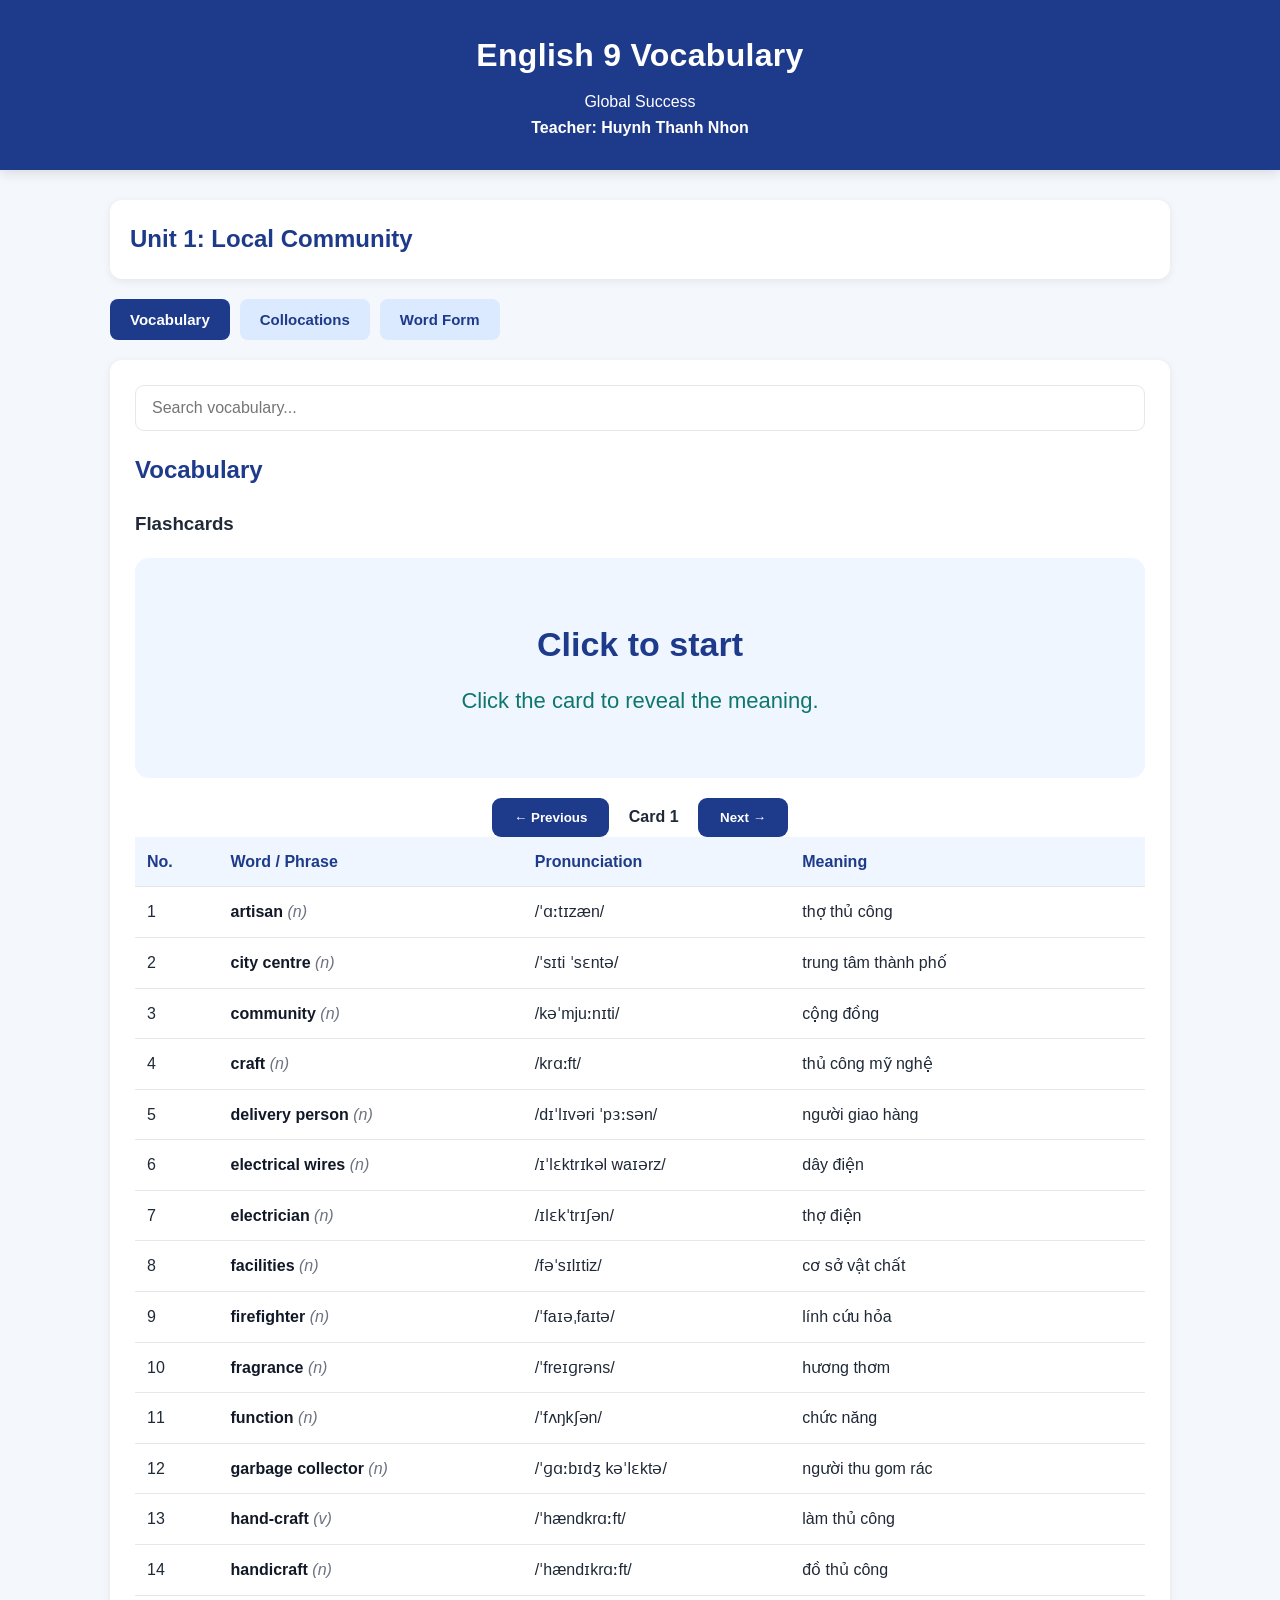
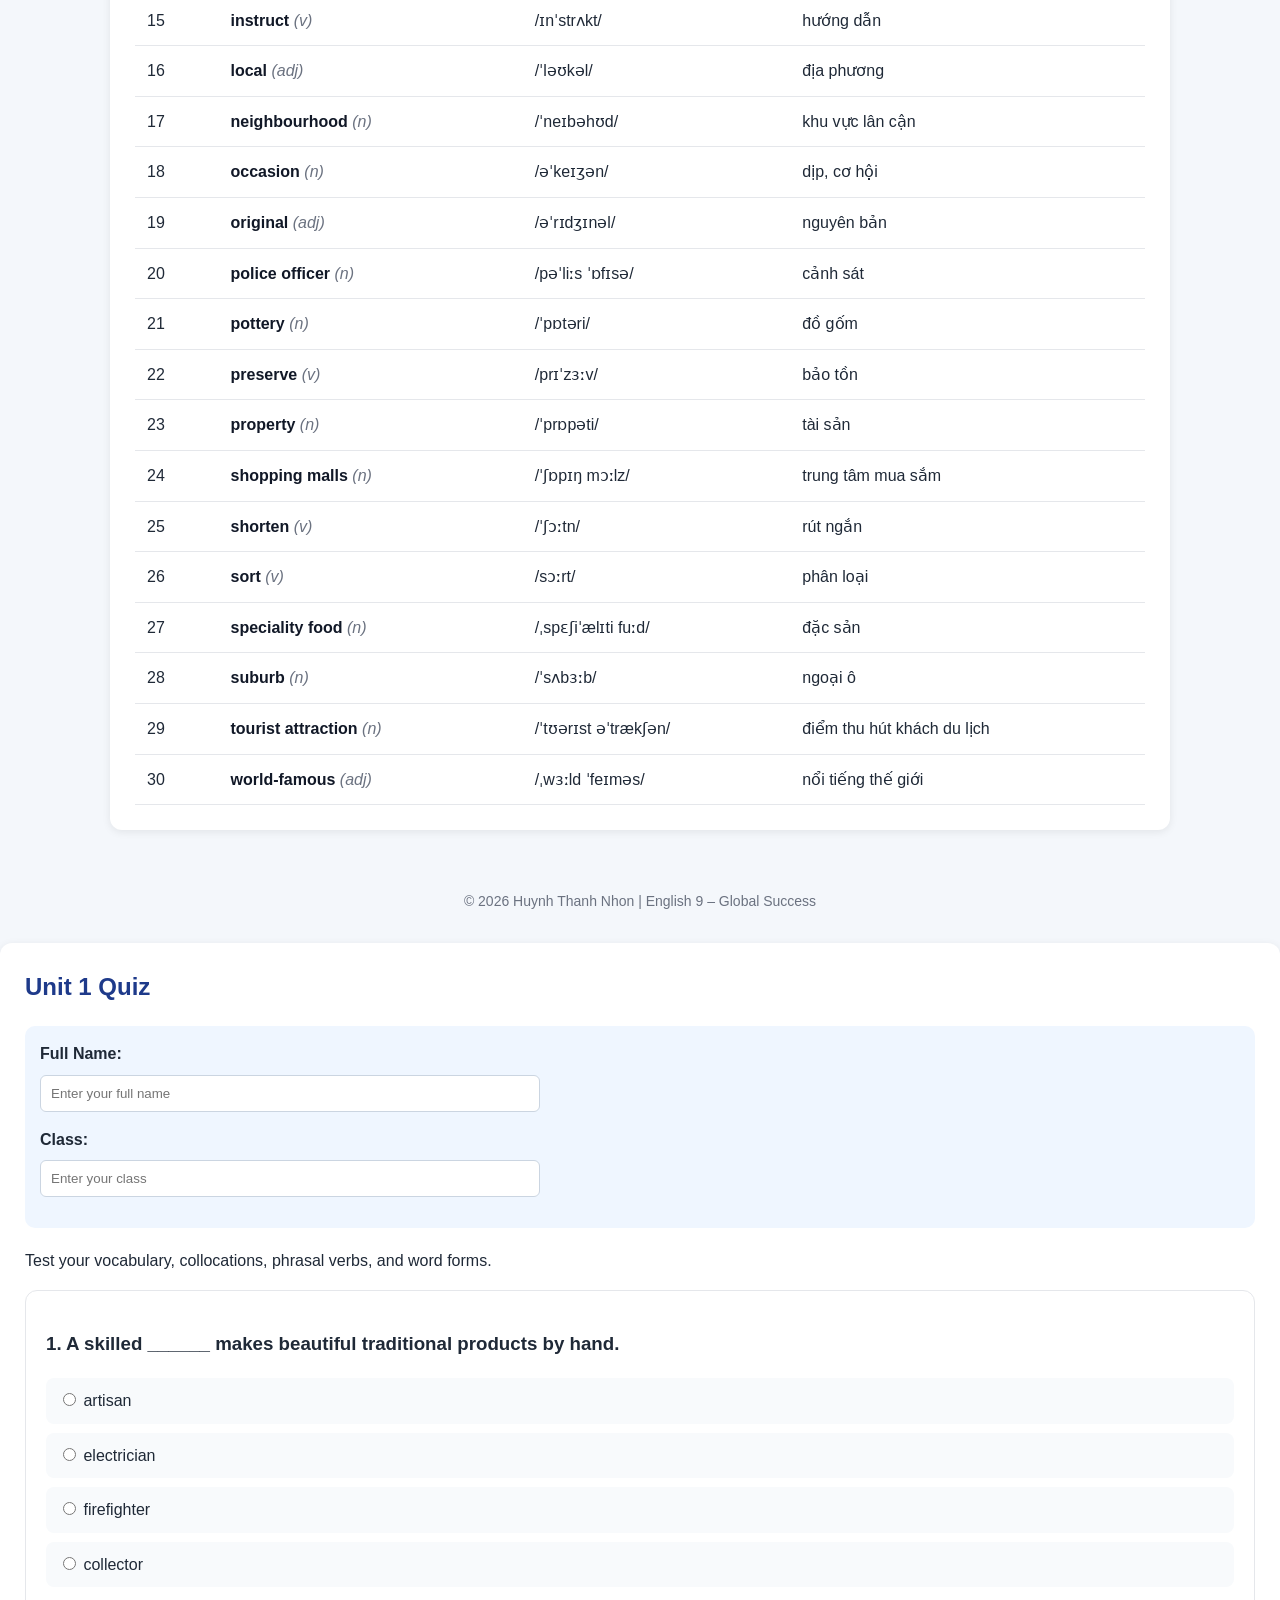
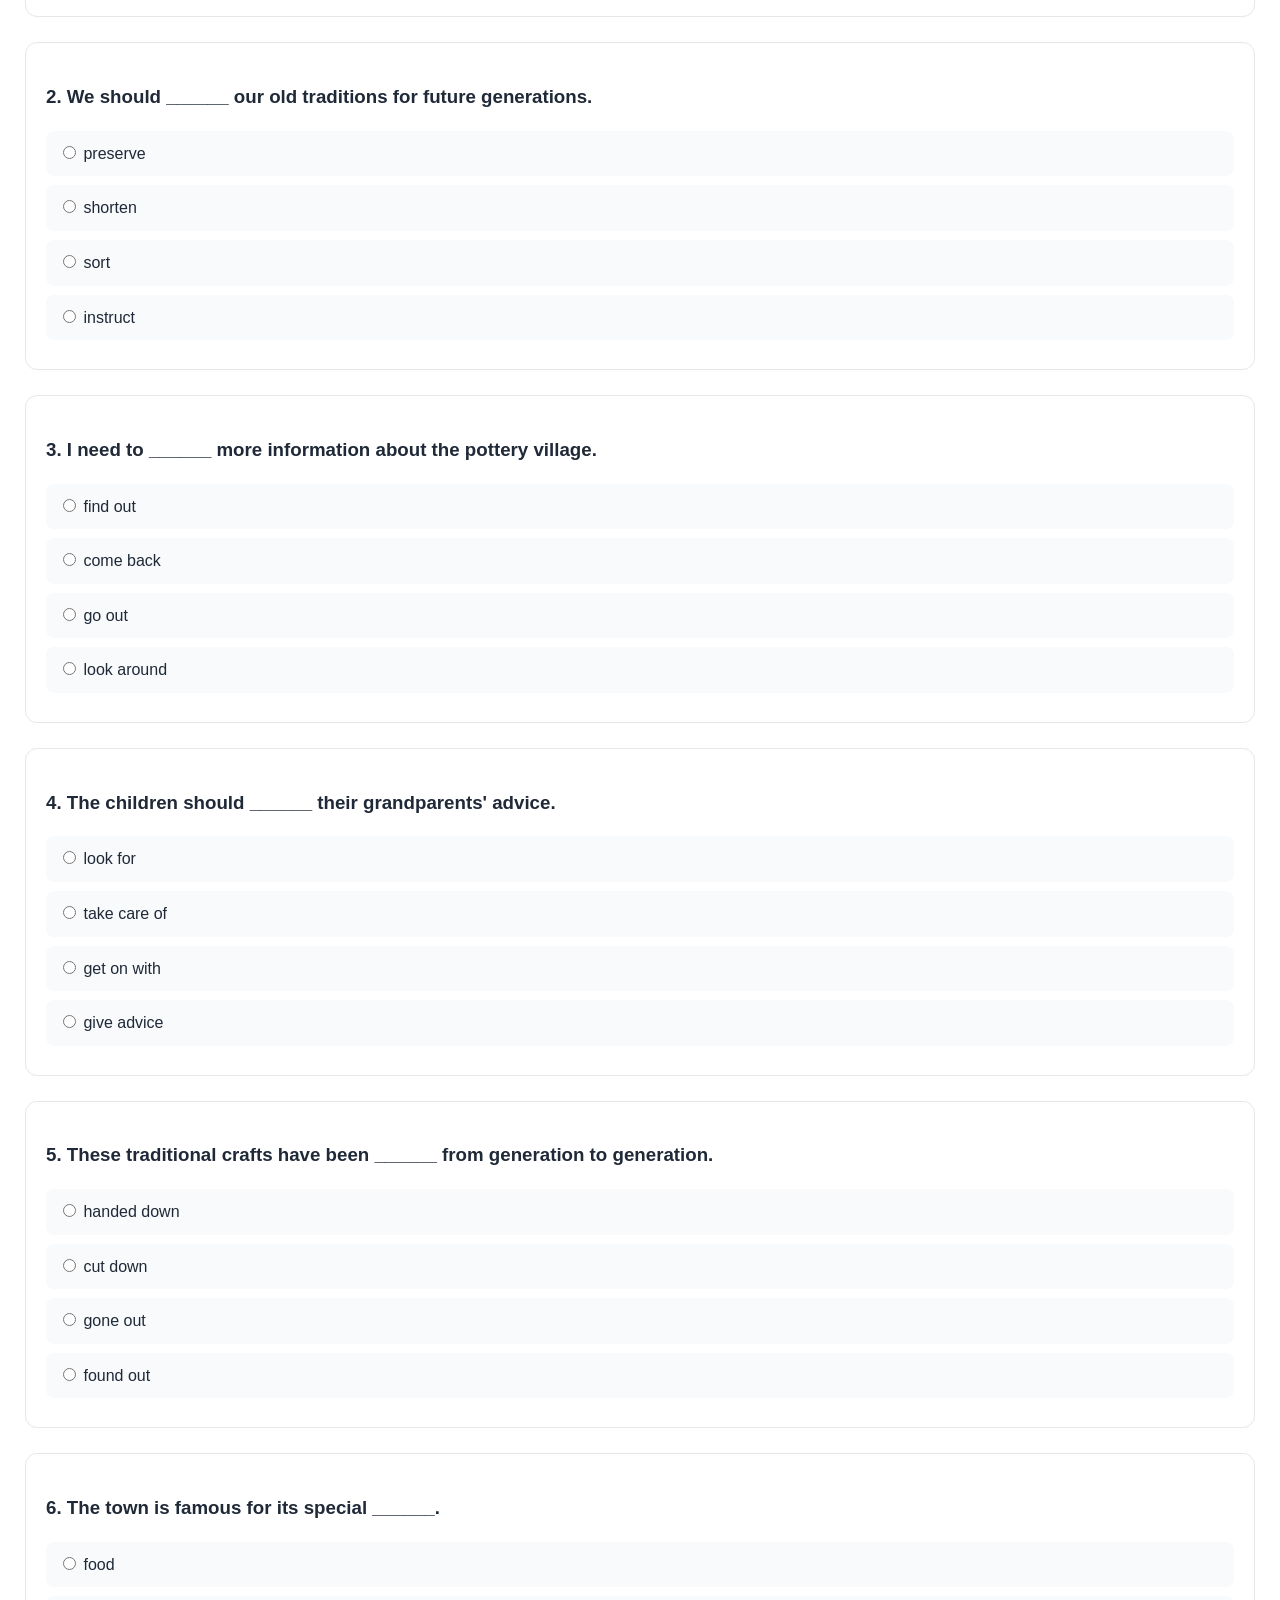
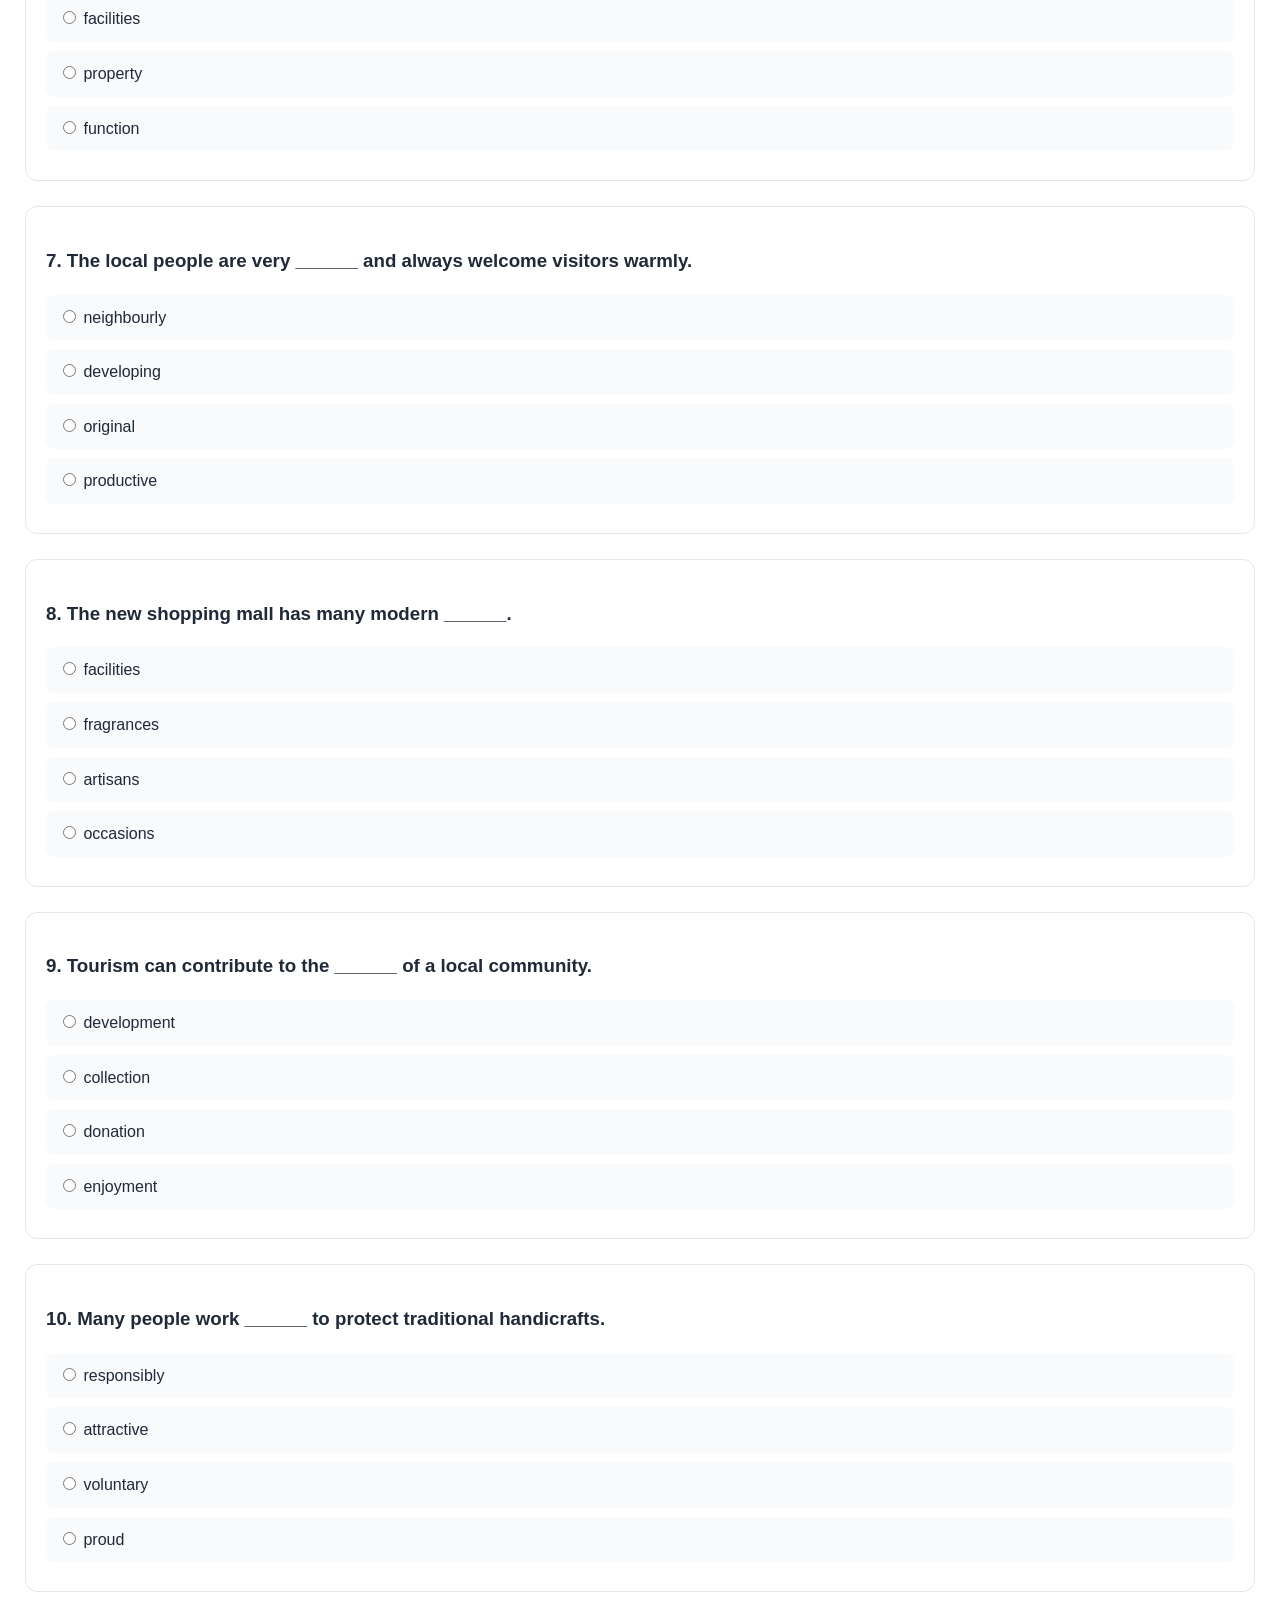
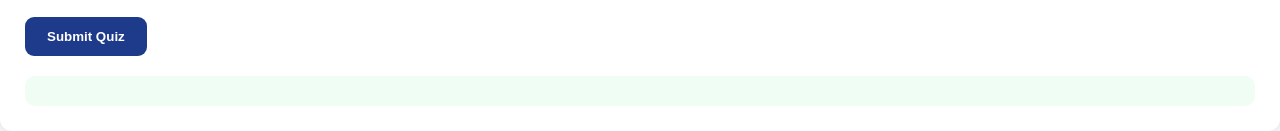
<file: index.html>
﻿<!DOCTYPE html>
<html lang="en">
<head>
<meta charset="UTF-8">
<meta name="viewport" content="width=device-width, initial-scale=1.0">
<title>English 9 Vocabulary</title>
<link rel="stylesheet" href="style.css">
<style>
    * {
        box-sizing: border-box;
    }

    body {
        margin: 0;
        font-family: Arial, sans-serif;
        background: #f4f7fb;
        color: #1f2937;
    }

    header {
        background: #1e3a8a;
        color: white;
        padding: 30px 20px;
        text-align: center;
    }

    header h1 {
        margin: 0 0 8px;
        font-size: 32px;
    }

    header p {
        margin: 0;
        font-size: 16px;
    }

    .container {
        max-width: 1100px;
        margin: 30px auto;
        padding: 0 20px;
    }

    .unit-title {
        background: white;
        padding: 20px;
        border-radius: 12px;
        box-shadow: 0 2px 8px rgba(0,0,0,0.08);
        margin-bottom: 20px;
    }

    .unit-title h2 {
        margin: 0;
        color: #1e3a8a;
    }

    .tabs {
        display: flex;
        gap: 10px;
        flex-wrap: wrap;
        margin-bottom: 20px;
    }

    .tab {
        border: none;
        padding: 12px 20px;
        border-radius: 8px;
        background: #dbeafe;
        color: #1e3a8a;
        font-weight: bold;
        cursor: pointer;
    }

    .tab:hover {
        background: #bfdbfe;
    }

    .tab.active {
        background: #1e3a8a;
        color: white;
    }

    .content {
        background: white;
        padding: 25px;
        border-radius: 12px;
        box-shadow: 0 2px 8px rgba(0,0,0,0.08);
    }

    table {
        width: 100%;
        border-collapse: collapse;
    }

    th, td {
        border-bottom: 1px solid #e5e7eb;
        padding: 12px;
        text-align: left;
        vertical-align: top;
    }

    th {
        background: #eff6ff;
        color: #1e3a8a;
    }

    .word {
        font-weight: bold;
        color: #111827;
    }

    .pos {
        color: #6b7280;
        font-style: italic;
    }

    .section {
        display: none;
    }

    .section.active {
        display: block;
    }

    footer {
        text-align: center;
        padding: 30px;
        color: #6b7280;
        font-size: 14px;
    }

    @media (max-width: 700px) {
        table {
            font-size: 14px;
        }

        th, td {
            padding: 8px;
        }

        header h1 {
            font-size: 25px;
        }
    }
</style>
</head>

<body>

<header>
    <h1>English 9 Vocabulary</h1>
    <p>Global Success</p>
    <p><strong>Teacher: Huynh Thanh Nhon</strong></p>
</header>

<div class="container">

    <div class="unit-title">
        <h2>Unit 1: Local Community</h2>
    </div>

    <div class="tabs">
        <button class="tab active" onclick="showSection('vocabulary', this)">
            Vocabulary
        </button>

        <button class="tab" onclick="showSection('collocations', this)">
            Collocations
        </button>

        <button class="tab" onclick="showSection('wordform', this)">
            Word Form
        </button>
    </div>

    <!-- VOCABULARY -->
    <div id="vocabulary" class="section active content">
<input
    type="text"
    id="vocabularySearch"
    class="search-box"
    placeholder="Search vocabulary..."
>
        <h2>Vocabulary</h2>
<div id="flashcardSection">
    <h3>Flashcards</h3>

    <div id="flashcard" class="flashcard">
        <div>
            <div id="flashcardWord" class="flashcard-word">
                Click to start
            </div>

            <div id="flashcardMeaning" class="flashcard-meaning">
                Click the card to reveal the meaning.
            </div>
        </div>
    </div>

    <div style="text-align: center;">
        <button id="prevCard" class="check-button">
            ← Previous
        </button>

        <span id="cardCounter" style="margin: 0 15px; font-weight: bold;">
            Card 1
        </span>

        <button id="nextCard" class="check-button">
            Next →
        </button>
    </div>
</div>
        <table><thead><tr><th>No.</th><th>Word / Phrase</th><th>Pronunciation</th><th>Meaning</th></tr></thead><tbody id='vocabularyBody'></tbody></table>
    </div>

    <!-- COLLOCATIONS -->
    <div id="collocations" class="section content">

        <h2>Collocations & Phrasal Verbs</h2>

        <table>
            <tr>
                <th>No.</th>
                <th>Collocation / Phrase / Phrasal Verb</th>
                <th>Meaning</th>
            </tr>

            <tr><td>1</td><td><span class="word">come back</span></td><td>trở lại</td></tr>
            <tr><td>2</td><td><span class="word">cut down on</span></td><td>giảm bớt</td></tr>
            <tr><td>3</td><td><span class="word">find out</span></td><td>tìm ra</td></tr>
            <tr><td>4</td><td><span class="word">get on with</span></td><td>hòa thuận với</td></tr>
            <tr><td>5</td><td><span class="word">go out</span></td><td>đi ra ngoài</td></tr>
            <tr><td>6</td><td><span class="word">give advice</span></td><td>đưa ra lời khuyên</td></tr>
            <tr><td>7</td><td><span class="word">hand down / pass down</span></td><td>truyền lại</td></tr>
            <tr><td>8</td><td><span class="word">look around</span></td><td>nhìn xung quanh</td></tr>
            <tr><td>9</td><td><span class="word">look for</span></td><td>tìm kiếm</td></tr>
            <tr><td>10</td><td><span class="word">obey the law</span></td><td>tuân thủ pháp luật</td></tr>
            <tr><td>11</td><td><span class="word">remind of</span></td><td>nhắc nhở</td></tr>
            <tr><td>12</td><td><span class="word">take care of</span></td><td>chăm sóc</td></tr>
        </table>
    </div>

    <!-- WORD FORM -->
    <div id="wordform" class="section content">

        <h2>Word Form</h2>

        <table>
            <tr>
                <th>No.</th>
                <th>Word Family</th>
                <th>Meaning</th>
            </tr>

            <tr>
                <td>1</td>
                <td><b>neighbor</b> (n) → <b>neighborly</b> (adj) → <b>neighborliness</b> (n)</td>
                <td>hàng xóm → thân thiện, có tình làng nghĩa xóm → sự thân thiện</td>
            </tr>

            <tr>
                <td>2</td>
                <td><b>collect</b> (v) → <b>collection</b> (n) → <b>collector</b> (n) → <b>collective</b> (adj) → <b>collectively</b> (adv)</td>
                <td>thu thập → bộ sưu tập → người sưu tầm → tập thể → cùng nhau</td>
            </tr>

            <tr>
                <td>3</td>
                <td><b>produce</b> (v) → <b>product</b> (n) → <b>production</b> (n) → <b>producer</b> (n) → <b>productive</b> (adj) → <b>productively</b> (adv)</td>
                <td>sản xuất → sản phẩm → sự sản xuất → nhà sản xuất → có năng suất → một cách hiệu quả</td>
            </tr>

            <tr>
                <td>4</td>
                <td><b>attract</b> (v) → <b>attraction</b> (n) → <b>attractive</b> (adj) → <b>attractively</b> (adv)</td>
                <td>thu hút → sự thu hút/điểm thu hút → hấp dẫn → một cách hấp dẫn</td>
            </tr>

            <tr>
                <td>5</td>
                <td><b>responsibility</b> (n) → <b>responsible</b> (adj) → <b>responsibly</b> (adv)</td>
                <td>trách nhiệm → có trách nhiệm → một cách có trách nhiệm</td>
            </tr>

            <tr>
                <td>6</td>
                <td><b>enjoy</b> (v) → <b>enjoyment</b> (n) → <b>enjoyable</b> (adj) → <b>enjoyably</b> (adv)</td>
                <td>tận hưởng → niềm vui → thú vị → một cách thú vị</td>
            </tr>

            <tr>
                <td>7</td>
                <td><b>pride</b> (n/v) → <b>proud</b> (adj) → <b>proudly</b> (adv)</td>
                <td>niềm tự hào / tự hào → tự hào → một cách tự hào</td>
            </tr>

            <tr>
                <td>8</td>
                <td><b>develop</b> (v) → <b>development</b> (n) → <b>developer</b> (n) → <b>developed</b> (adj) → <b>developing</b> (adj)</td>
                <td>phát triển → sự phát triển → nhà phát triển → đã phát triển → đang phát triển</td>
            </tr>

            <tr>
                <td>9</td>
                <td><b>volunteer</b> (v/n) → <b>voluntary</b> (adj) → <b>voluntarily</b> (adv)</td>
                <td>tình nguyện / tình nguyện viên → tự nguyện → một cách tự nguyện</td>
            </tr>

            <tr>
                <td>10</td>
                <td><b>donate</b> (v) → <b>donation</b> (n) → <b>donor</b> (n)</td>
                <td>quyên góp, hiến tặng → sự quyên góp → người hiến tặng</td>
            </tr>

        </table>
    </div>

</div>

<footer>
    © 2026 Huynh Thanh Nhon | English 9 – Global Success
</footer>

<script>
function showSection(sectionId, button) {

    const sections = document.querySelectorAll(".section");
    const tabs = document.querySelectorAll(".tab");

    sections.forEach(section => {
        section.classList.remove("active");
    });

    tabs.forEach(tab => {
        tab.classList.remove("active");
    });

    document.getElementById(sectionId).classList.add("active");
    button.classList.add("active");
}
</script>
<section id="quizSection" class="content">
    <h2>Unit 1 Quiz</h2>
<div style="margin: 20px 0; padding: 15px; background: #eff6ff; border-radius: 10px;">
    <label for="studentName"><strong>Full Name:</strong></label>
    <input
        type="text"
        id="studentName"
        placeholder="Enter your full name"
        style="display:block; width:100%; max-width:500px; padding:10px; margin:8px 0 15px; border:1px solid #cbd5e1; border-radius:6px;"
    >

    <label for="studentClass"><strong>Class:</strong></label>
    <input
        type="text"
        id="studentClass"
        placeholder="Enter your class"
        style="display:block; width:100%; max-width:500px; padding:10px; margin-top:8px; border:1px solid #cbd5e1; border-radius:6px;"
    >

    <p id="studentInfoMessage" style="color:#dc2626; margin-top:10px;"></p>
</div>
    <p>
        Test your vocabulary, collocations, phrasal verbs,
        and word forms.
    </p>

    <div id="quizContainer"></div>

    <button id="submitQuiz" class="check-button">
        Submit Quiz
    </button>

    <button id="retryQuiz" class="check-button" style="display: none;">
        Try Again
    </button>

    <div id="quizResult" class="score"></div>
</section>

<script src="script.js"></script>
</body>
</html>
</file>
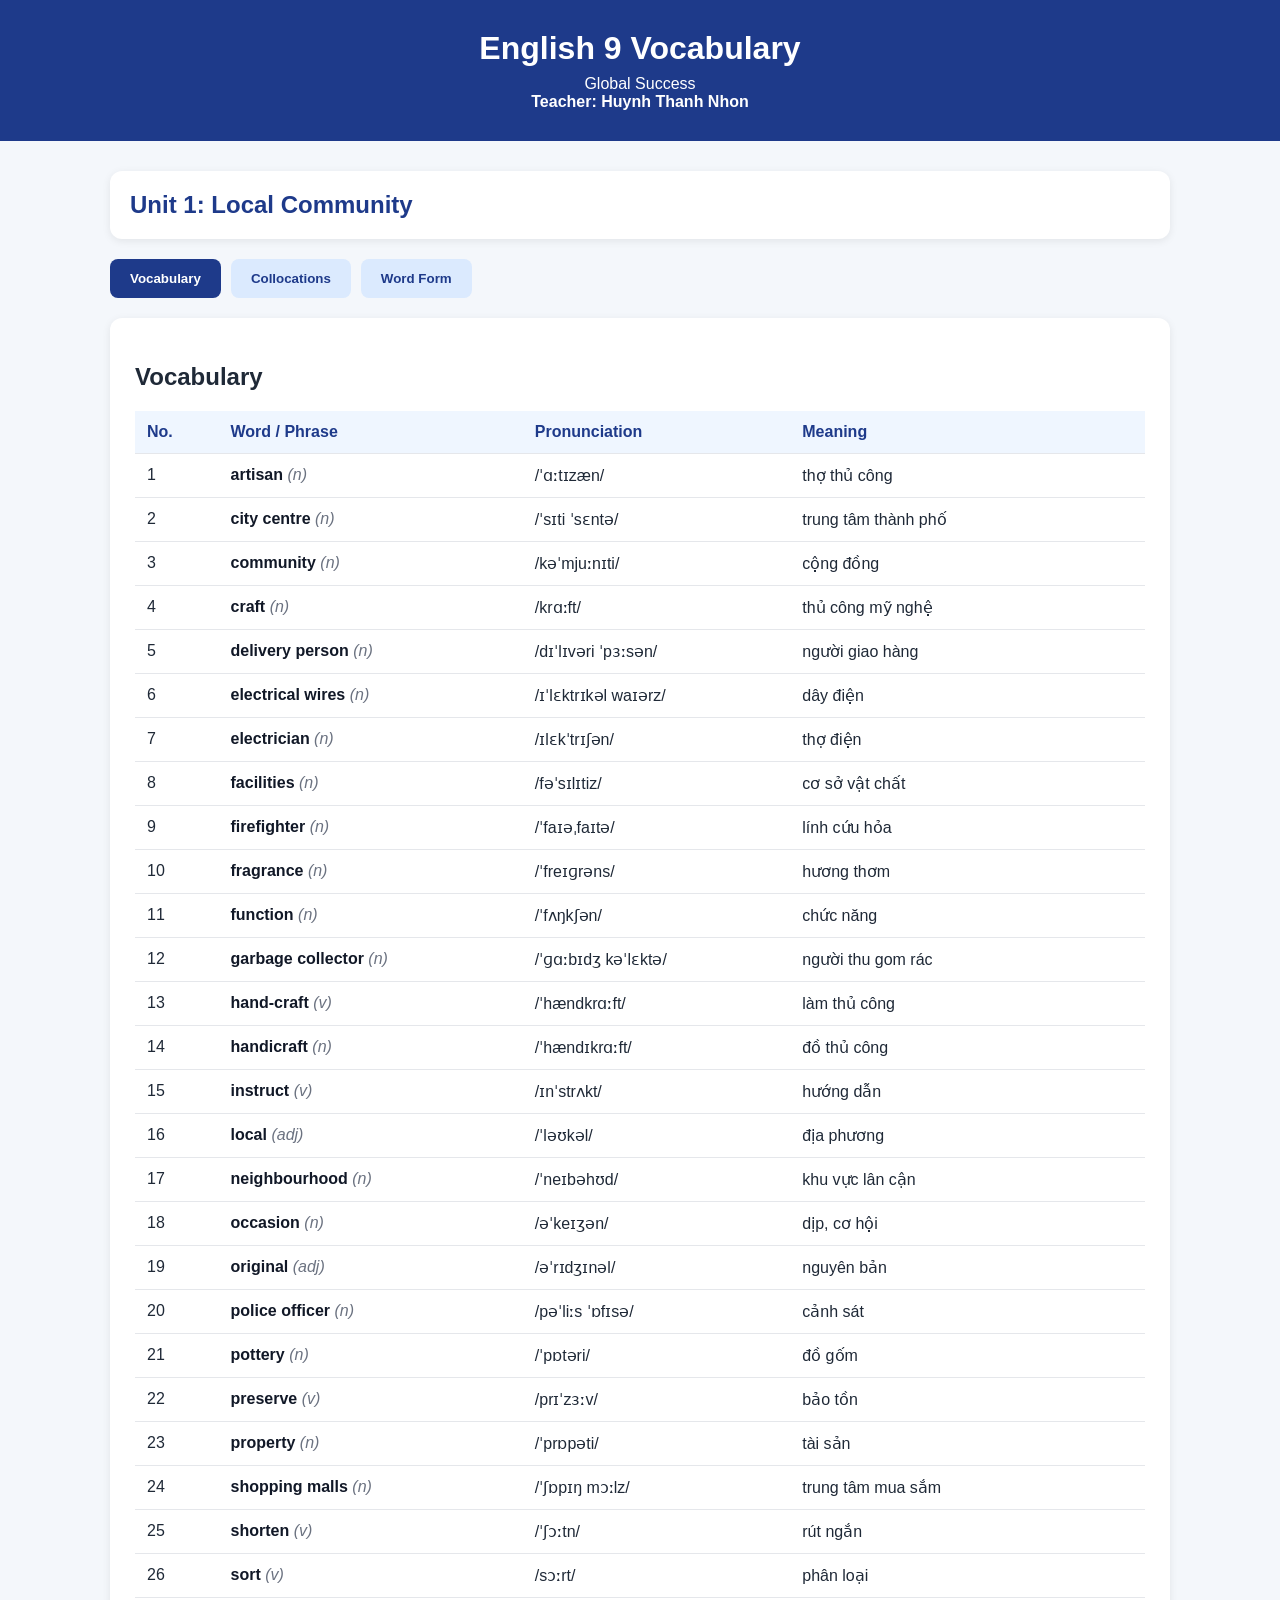
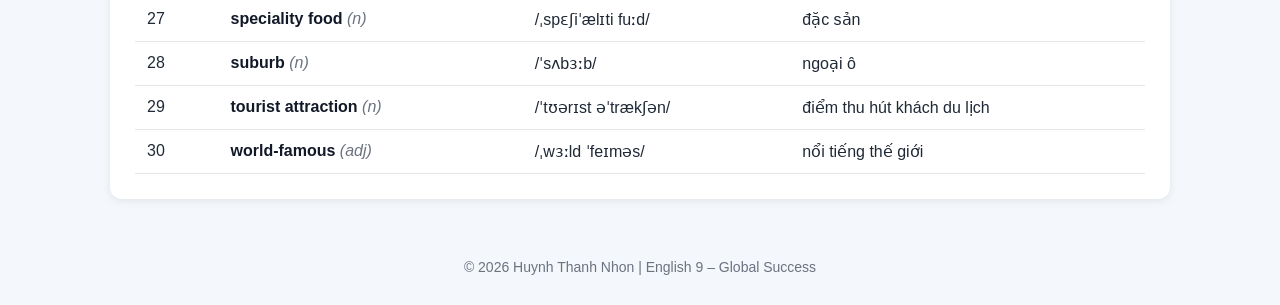
<file: Backup/index_v1.html>
<!DOCTYPE html>
<html lang="en">
<head>
<meta charset="UTF-8">
<meta name="viewport" content="width=device-width, initial-scale=1.0">
<title>English 9 Vocabulary</title>

<style>
    * {
        box-sizing: border-box;
    }

    body {
        margin: 0;
        font-family: Arial, sans-serif;
        background: #f4f7fb;
        color: #1f2937;
    }

    header {
        background: #1e3a8a;
        color: white;
        padding: 30px 20px;
        text-align: center;
    }

    header h1 {
        margin: 0 0 8px;
        font-size: 32px;
    }

    header p {
        margin: 0;
        font-size: 16px;
    }

    .container {
        max-width: 1100px;
        margin: 30px auto;
        padding: 0 20px;
    }

    .unit-title {
        background: white;
        padding: 20px;
        border-radius: 12px;
        box-shadow: 0 2px 8px rgba(0,0,0,0.08);
        margin-bottom: 20px;
    }

    .unit-title h2 {
        margin: 0;
        color: #1e3a8a;
    }

    .tabs {
        display: flex;
        gap: 10px;
        flex-wrap: wrap;
        margin-bottom: 20px;
    }

    .tab {
        border: none;
        padding: 12px 20px;
        border-radius: 8px;
        background: #dbeafe;
        color: #1e3a8a;
        font-weight: bold;
        cursor: pointer;
    }

    .tab:hover {
        background: #bfdbfe;
    }

    .tab.active {
        background: #1e3a8a;
        color: white;
    }

    .content {
        background: white;
        padding: 25px;
        border-radius: 12px;
        box-shadow: 0 2px 8px rgba(0,0,0,0.08);
    }

    table {
        width: 100%;
        border-collapse: collapse;
    }

    th, td {
        border-bottom: 1px solid #e5e7eb;
        padding: 12px;
        text-align: left;
        vertical-align: top;
    }

    th {
        background: #eff6ff;
        color: #1e3a8a;
    }

    .word {
        font-weight: bold;
        color: #111827;
    }

    .pos {
        color: #6b7280;
        font-style: italic;
    }

    .section {
        display: none;
    }

    .section.active {
        display: block;
    }

    footer {
        text-align: center;
        padding: 30px;
        color: #6b7280;
        font-size: 14px;
    }

    @media (max-width: 700px) {
        table {
            font-size: 14px;
        }

        th, td {
            padding: 8px;
        }

        header h1 {
            font-size: 25px;
        }
    }
</style>
</head>

<body>

<header>
    <h1>English 9 Vocabulary</h1>
    <p>Global Success</p>
    <p><strong>Teacher: Huynh Thanh Nhon</strong></p>
</header>

<div class="container">

    <div class="unit-title">
        <h2>Unit 1: Local Community</h2>
    </div>

    <div class="tabs">
        <button class="tab active" onclick="showSection('vocabulary', this)">
            Vocabulary
        </button>

        <button class="tab" onclick="showSection('collocations', this)">
            Collocations
        </button>

        <button class="tab" onclick="showSection('wordform', this)">
            Word Form
        </button>
    </div>

    <!-- VOCABULARY -->
    <div id="vocabulary" class="section active content">

        <h2>Vocabulary</h2>

        <table>
            <tr>
                <th>No.</th>
                <th>Word / Phrase</th>
                <th>Pronunciation</th>
                <th>Meaning</th>
            </tr>

            <tr>
                <td>1</td>
                <td><span class="word">artisan</span> <span class="pos">(n)</span></td>
                <td>/ˈɑːtɪzæn/</td>
                <td>thợ thủ công</td>
            </tr>

            <tr>
                <td>2</td>
                <td><span class="word">city centre</span> <span class="pos">(n)</span></td>
                <td>/ˈsɪti ˈsɛntə/</td>
                <td>trung tâm thành phố</td>
            </tr>

            <tr>
                <td>3</td>
                <td><span class="word">community</span> <span class="pos">(n)</span></td>
                <td>/kəˈmjuːnɪti/</td>
                <td>cộng đồng</td>
            </tr>

            <tr>
                <td>4</td>
                <td><span class="word">craft</span> <span class="pos">(n)</span></td>
                <td>/krɑːft/</td>
                <td>thủ công mỹ nghệ</td>
            </tr>

            <tr>
                <td>5</td>
                <td><span class="word">delivery person</span> <span class="pos">(n)</span></td>
                <td>/dɪˈlɪvəri ˈpɜːsən/</td>
                <td>người giao hàng</td>
            </tr>

            <tr>
                <td>6</td>
                <td><span class="word">electrical wires</span> <span class="pos">(n)</span></td>
                <td>/ɪˈlɛktrɪkəl waɪərz/</td>
                <td>dây điện</td>
            </tr>

            <tr>
                <td>7</td>
                <td><span class="word">electrician</span> <span class="pos">(n)</span></td>
                <td>/ɪlɛkˈtrɪʃən/</td>
                <td>thợ điện</td>
            </tr>

            <tr>
                <td>8</td>
                <td><span class="word">facilities</span> <span class="pos">(n)</span></td>
                <td>/fəˈsɪlɪtiz/</td>
                <td>cơ sở vật chất</td>
            </tr>

            <tr>
                <td>9</td>
                <td><span class="word">firefighter</span> <span class="pos">(n)</span></td>
                <td>/ˈfaɪəˌfaɪtə/</td>
                <td>lính cứu hỏa</td>
            </tr>

            <tr>
                <td>10</td>
                <td><span class="word">fragrance</span> <span class="pos">(n)</span></td>
                <td>/ˈfreɪɡrəns/</td>
                <td>hương thơm</td>
            </tr>

            <tr>
                <td>11</td>
                <td><span class="word">function</span> <span class="pos">(n)</span></td>
                <td>/ˈfʌŋkʃən/</td>
                <td>chức năng</td>
            </tr>

            <tr>
                <td>12</td>
                <td><span class="word">garbage collector</span> <span class="pos">(n)</span></td>
                <td>/ˈɡɑːbɪdʒ kəˈlɛktə/</td>
                <td>người thu gom rác</td>
            </tr>

            <tr>
                <td>13</td>
                <td><span class="word">hand-craft</span> <span class="pos">(v)</span></td>
                <td>/ˈhændkrɑːft/</td>
                <td>làm thủ công</td>
            </tr>

            <tr>
                <td>14</td>
                <td><span class="word">handicraft</span> <span class="pos">(n)</span></td>
                <td>/ˈhændɪkrɑːft/</td>
                <td>đồ thủ công</td>
            </tr>

            <tr>
                <td>15</td>
                <td><span class="word">instruct</span> <span class="pos">(v)</span></td>
                <td>/ɪnˈstrʌkt/</td>
                <td>hướng dẫn</td>
            </tr>

            <tr>
                <td>16</td>
                <td><span class="word">local</span> <span class="pos">(adj)</span></td>
                <td>/ˈləʊkəl/</td>
                <td>địa phương</td>
            </tr>

            <tr>
                <td>17</td>
                <td><span class="word">neighbourhood</span> <span class="pos">(n)</span></td>
                <td>/ˈneɪbəhʊd/</td>
                <td>khu vực lân cận</td>
            </tr>

            <tr>
                <td>18</td>
                <td><span class="word">occasion</span> <span class="pos">(n)</span></td>
                <td>/əˈkeɪʒən/</td>
                <td>dịp, cơ hội</td>
            </tr>

            <tr>
                <td>19</td>
                <td><span class="word">original</span> <span class="pos">(adj)</span></td>
                <td>/əˈrɪdʒɪnəl/</td>
                <td>nguyên bản</td>
            </tr>

            <tr>
                <td>20</td>
                <td><span class="word">police officer</span> <span class="pos">(n)</span></td>
                <td>/pəˈliːs ˈɒfɪsə/</td>
                <td>cảnh sát</td>
            </tr>

            <tr>
                <td>21</td>
                <td><span class="word">pottery</span> <span class="pos">(n)</span></td>
                <td>/ˈpɒtəri/</td>
                <td>đồ gốm</td>
            </tr>

            <tr>
                <td>22</td>
                <td><span class="word">preserve</span> <span class="pos">(v)</span></td>
                <td>/prɪˈzɜːv/</td>
                <td>bảo tồn</td>
            </tr>

            <tr>
                <td>23</td>
                <td><span class="word">property</span> <span class="pos">(n)</span></td>
                <td>/ˈprɒpəti/</td>
                <td>tài sản</td>
            </tr>

            <tr>
                <td>24</td>
                <td><span class="word">shopping malls</span> <span class="pos">(n)</span></td>
                <td>/ˈʃɒpɪŋ mɔːlz/</td>
                <td>trung tâm mua sắm</td>
            </tr>

            <tr>
                <td>25</td>
                <td><span class="word">shorten</span> <span class="pos">(v)</span></td>
                <td>/ˈʃɔːtn/</td>
                <td>rút ngắn</td>
            </tr>

            <tr>
                <td>26</td>
                <td><span class="word">sort</span> <span class="pos">(v)</span></td>
                <td>/sɔːrt/</td>
                <td>phân loại</td>
            </tr>

            <tr>
                <td>27</td>
                <td><span class="word">speciality food</span> <span class="pos">(n)</span></td>
                <td>/ˌspɛʃiˈælɪti fuːd/</td>
                <td>đặc sản</td>
            </tr>

            <tr>
                <td>28</td>
                <td><span class="word">suburb</span> <span class="pos">(n)</span></td>
                <td>/ˈsʌbɜːb/</td>
                <td>ngoại ô</td>
            </tr>

            <tr>
                <td>29</td>
                <td><span class="word">tourist attraction</span> <span class="pos">(n)</span></td>
                <td>/ˈtʊərɪst əˈtrækʃən/</td>
                <td>điểm thu hút khách du lịch</td>
            </tr>

            <tr>
                <td>30</td>
                <td><span class="word">world-famous</span> <span class="pos">(adj)</span></td>
                <td>/ˌwɜːld ˈfeɪməs/</td>
                <td>nổi tiếng thế giới</td>
            </tr>
        </table>
    </div>

    <!-- COLLOCATIONS -->
    <div id="collocations" class="section content">

        <h2>Collocations & Phrasal Verbs</h2>

        <table>
            <tr>
                <th>No.</th>
                <th>Collocation / Phrase / Phrasal Verb</th>
                <th>Meaning</th>
            </tr>

            <tr><td>1</td><td><span class="word">come back</span></td><td>trở lại</td></tr>
            <tr><td>2</td><td><span class="word">cut down on</span></td><td>giảm bớt</td></tr>
            <tr><td>3</td><td><span class="word">find out</span></td><td>tìm ra</td></tr>
            <tr><td>4</td><td><span class="word">get on with</span></td><td>hòa thuận với</td></tr>
            <tr><td>5</td><td><span class="word">go out</span></td><td>đi ra ngoài</td></tr>
            <tr><td>6</td><td><span class="word">give advice</span></td><td>đưa ra lời khuyên</td></tr>
            <tr><td>7</td><td><span class="word">hand down / pass down</span></td><td>truyền lại</td></tr>
            <tr><td>8</td><td><span class="word">look around</span></td><td>nhìn xung quanh</td></tr>
            <tr><td>9</td><td><span class="word">look for</span></td><td>tìm kiếm</td></tr>
            <tr><td>10</td><td><span class="word">obey the law</span></td><td>tuân thủ pháp luật</td></tr>
            <tr><td>11</td><td><span class="word">remind of</span></td><td>nhắc nhở</td></tr>
            <tr><td>12</td><td><span class="word">take care of</span></td><td>chăm sóc</td></tr>
        </table>
    </div>

    <!-- WORD FORM -->
    <div id="wordform" class="section content">

        <h2>Word Form</h2>

        <table>
            <tr>
                <th>No.</th>
                <th>Word Family</th>
                <th>Meaning</th>
            </tr>

            <tr>
                <td>1</td>
                <td><b>neighbor</b> (n) → <b>neighborly</b> (adj) → <b>neighborliness</b> (n)</td>
                <td>hàng xóm → thân thiện, có tình làng nghĩa xóm → sự thân thiện</td>
            </tr>

            <tr>
                <td>2</td>
                <td><b>collect</b> (v) → <b>collection</b> (n) → <b>collector</b> (n) → <b>collective</b> (adj) → <b>collectively</b> (adv)</td>
                <td>thu thập → bộ sưu tập → người sưu tầm → tập thể → cùng nhau</td>
            </tr>

            <tr>
                <td>3</td>
                <td><b>produce</b> (v) → <b>product</b> (n) → <b>production</b> (n) → <b>producer</b> (n) → <b>productive</b> (adj) → <b>productively</b> (adv)</td>
                <td>sản xuất → sản phẩm → sự sản xuất → nhà sản xuất → có năng suất → một cách hiệu quả</td>
            </tr>

            <tr>
                <td>4</td>
                <td><b>attract</b> (v) → <b>attraction</b> (n) → <b>attractive</b> (adj) → <b>attractively</b> (adv)</td>
                <td>thu hút → sự thu hút/điểm thu hút → hấp dẫn → một cách hấp dẫn</td>
            </tr>

            <tr>
                <td>5</td>
                <td><b>responsibility</b> (n) → <b>responsible</b> (adj) → <b>responsibly</b> (adv)</td>
                <td>trách nhiệm → có trách nhiệm → một cách có trách nhiệm</td>
            </tr>

            <tr>
                <td>6</td>
                <td><b>enjoy</b> (v) → <b>enjoyment</b> (n) → <b>enjoyable</b> (adj) → <b>enjoyably</b> (adv)</td>
                <td>tận hưởng → niềm vui → thú vị → một cách thú vị</td>
            </tr>

            <tr>
                <td>7</td>
                <td><b>pride</b> (n/v) → <b>proud</b> (adj) → <b>proudly</b> (adv)</td>
                <td>niềm tự hào / tự hào → tự hào → một cách tự hào</td>
            </tr>

            <tr>
                <td>8</td>
                <td><b>develop</b> (v) → <b>development</b> (n) → <b>developer</b> (n) → <b>developed</b> (adj) → <b>developing</b> (adj)</td>
                <td>phát triển → sự phát triển → nhà phát triển → đã phát triển → đang phát triển</td>
            </tr>

            <tr>
                <td>9</td>
                <td><b>volunteer</b> (v/n) → <b>voluntary</b> (adj) → <b>voluntarily</b> (adv)</td>
                <td>tình nguyện / tình nguyện viên → tự nguyện → một cách tự nguyện</td>
            </tr>

            <tr>
                <td>10</td>
                <td><b>donate</b> (v) → <b>donation</b> (n) → <b>donor</b> (n)</td>
                <td>quyên góp, hiến tặng → sự quyên góp → người hiến tặng</td>
            </tr>

        </table>
    </div>

</div>

<footer>
    © 2026 Huynh Thanh Nhon | English 9 – Global Success
</footer>

<script>
function showSection(sectionId, button) {

    const sections = document.querySelectorAll(".section");
    const tabs = document.querySelectorAll(".tab");

    sections.forEach(section => {
        section.classList.remove("active");
    });

    tabs.forEach(tab => {
        tab.classList.remove("active");
    });

    document.getElementById(sectionId).classList.add("active");
    button.classList.add("active");
}
</script>

</body>
</html>
</file>
<file: style.css>
* {
    box-sizing: border-box;
}

:root {
    --primary: #1e3a8a;
    --primary-light: #dbeafe;
    --secondary: #0f766e;
    --background: #f4f7fb;
    --card: #ffffff;
    --text: #1f2937;
    --muted: #6b7280;
    --border: #e5e7eb;
    --success: #15803d;
    --danger: #dc2626;
}

body {
    margin: 0;
    font-family: Arial, Helvetica, sans-serif;
    background: var(--background);
    color: var(--text);
    line-height: 1.6;
}

header {
    background: linear-gradient(135deg, #1e3a8a, #2563eb);
    color: white;
    padding: 35px 20px;
    text-align: center;
    box-shadow: 0 3px 12px rgba(0, 0, 0, 0.12);
}

header h1 {
    margin: 0 0 8px;
    font-size: 34px;
    letter-spacing: 0.3px;
}

header p {
    margin: 5px 0;
    font-size: 17px;
}

header strong {
    font-size: 16px;
}

.container {
    width: 100%;
    max-width: 1100px;
    margin: 30px auto;
    padding: 0 20px;
}

.unit-title {
    background: var(--card);
    padding: 22px 25px;
    border-radius: 14px;
    box-shadow: 0 3px 12px rgba(0, 0, 0, 0.07);
    margin-bottom: 20px;
}

.unit-title h2 {
    margin: 0;
    color: var(--primary);
    font-size: 24px;
}

.tabs {
    display: flex;
    gap: 10px;
    flex-wrap: wrap;
    margin-bottom: 20px;
}

.tab {
    border: none;
    padding: 12px 22px;
    border-radius: 9px;
    background: var(--primary-light);
    color: var(--primary);
    font-weight: bold;
    cursor: pointer;
    font-size: 15px;
    transition: all 0.2s ease;
}

.tab:hover {
    transform: translateY(-1px);
    background: #bfdbfe;
}

.tab.active {
    background: var(--primary);
    color: white;
}

.content {
    background: var(--card);
    padding: 25px;
    border-radius: 14px;
    box-shadow: 0 3px 12px rgba(0, 0, 0, 0.07);
}

.content h2 {
    margin-top: 0;
    color: var(--primary);
}

table {
    width: 100%;
    border-collapse: collapse;
}

th,
td {
    border-bottom: 1px solid var(--border);
    padding: 13px;
    text-align: left;
    vertical-align: top;
}

th {
    background: #eff6ff;
    color: var(--primary);
    font-weight: bold;
}

tr:hover td {
    background: #f8fafc;
}

.word {
    font-weight: bold;
    color: #111827;
}

.pos {
    color: var(--muted);
    font-style: italic;
}

.section {
    display: none;
}

.section.active {
    display: block;
}

footer {
    text-align: center;
    padding: 30px 20px;
    color: var(--muted);
    font-size: 14px;
}

/* Buttons */

button {
    font-family: inherit;
}

/* Search */

.search-box {
    width: 100%;
    padding: 13px 16px;
    border: 1px solid var(--border);
    border-radius: 9px;
    font-size: 16px;
    outline: none;
    margin-bottom: 20px;
}

.search-box:focus {
    border-color: var(--primary);
    box-shadow: 0 0 0 3px rgba(37, 99, 235, 0.12);
}

/* Flashcards */

.flashcard {
    min-height: 220px;
    display: flex;
    align-items: center;
    justify-content: center;
    text-align: center;
    background: #eff6ff;
    border-radius: 14px;
    padding: 30px;
    cursor: pointer;
    margin-bottom: 20px;
}

.flashcard-word {
    font-size: 34px;
    font-weight: bold;
    color: var(--primary);
}

.flashcard-meaning {
    font-size: 22px;
    color: var(--secondary);
    margin-top: 12px;
}

/* Quiz */

.question {
    margin-bottom: 25px;
    padding: 20px;
    border: 1px solid var(--border);
    border-radius: 12px;
}

.option {
    display: block;
    margin: 9px 0;
    padding: 10px 12px;
    border-radius: 8px;
    background: #f8fafc;
    cursor: pointer;
}

.option:hover {
    background: var(--primary-light);
}

.check-button {
    border: none;
    background: var(--primary);
    color: white;
    padding: 12px 22px;
    border-radius: 9px;
    font-weight: bold;
    cursor: pointer;
}

.check-button:hover {
    background: #1d4ed8;
}

.score {
    margin-top: 20px;
    padding: 15px;
    border-radius: 10px;
    background: #f0fdf4;
    color: var(--success);
    font-weight: bold;
    font-size: 18px;
}

/* Mobile */

@media (max-width: 700px) {

    header {
        padding: 25px 15px;
    }

    header h1 {
        font-size: 27px;
    }

    .container {
        margin: 20px auto;
        padding: 0 12px;
    }

    .content {
        padding: 16px;
    }

    .tabs {
        gap: 7px;
    }

    .tab {
        flex: 1;
        min-width: 120px;
        padding: 11px 10px;
        font-size: 14px;
    }

    table {
        font-size: 14px;
    }

    th,
    td {
        padding: 9px 7px;
    }

    .flashcard-word {
        font-size: 27px;
    }
}
</file>
